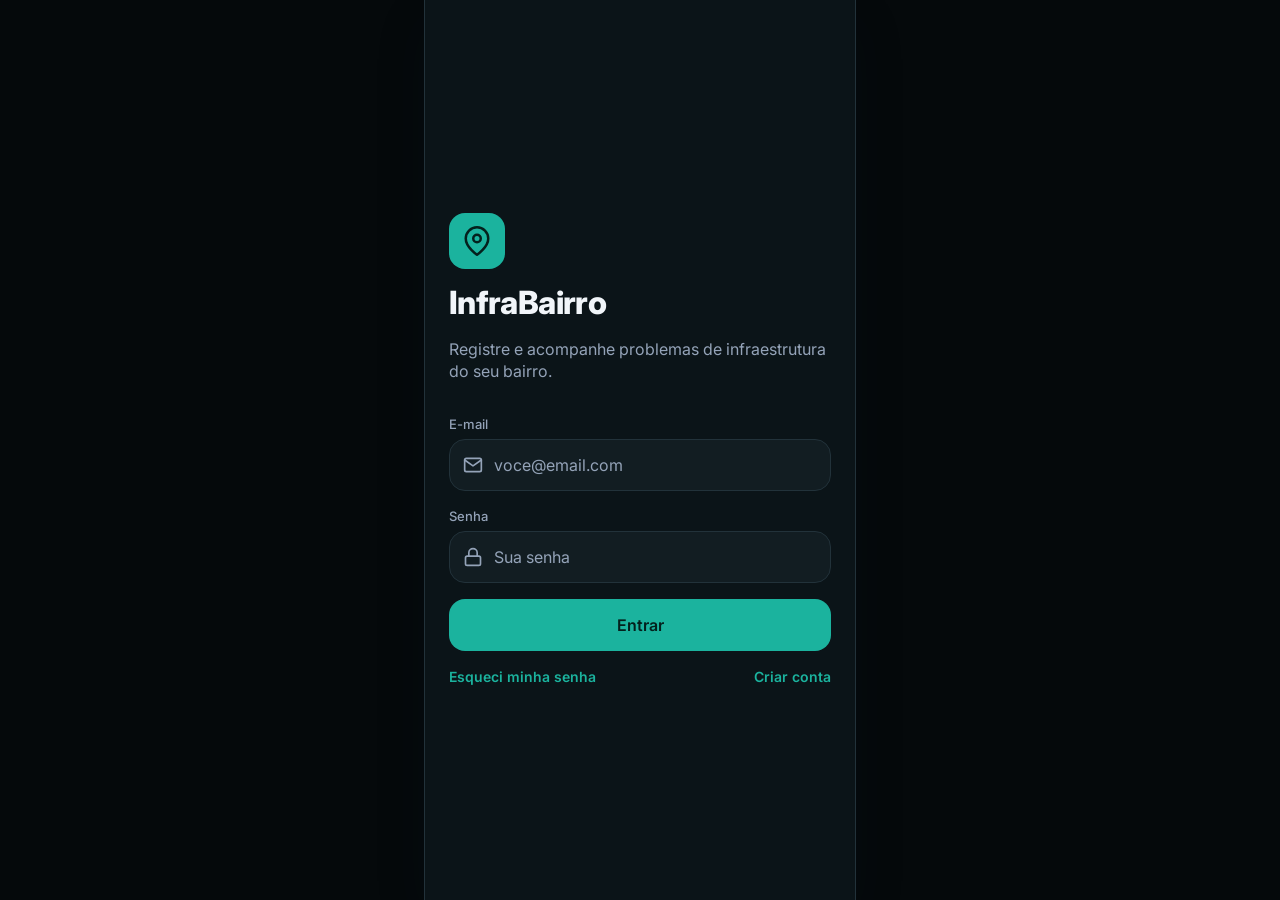
<file: index.html>
<!DOCTYPE html>
<html lang="pt-BR" data-theme="dark">
  <head>
    <meta charset="utf-8" />
    <meta name="viewport" content="width=device-width, initial-scale=1, viewport-fit=cover" />
    <meta name="theme-color" content="#0b1418" />
    <title>Entrar · InfraBairro</title>
    <link rel="preconnect" href="https://fonts.googleapis.com" />
    <link rel="preconnect" href="https://fonts.gstatic.com" crossorigin />
    <link rel="stylesheet" href="https://fonts.googleapis.com/css2?family=Inter:wght@400;500;600;700;800&display=swap" />
    <link rel="stylesheet" href="css/main.css" />
    <script src="js/icons.js" defer></script>
    <script src="js/data.js" defer></script>
    <script src="js/app.js" defer></script>
  </head>
  <body>
    <main class="app login">
      <header class="login__brand">
        <span class="login__logo" data-icon="map-pin"></span>
        <h1 class="login__title">InfraBairro</h1>
        <p class="login__subtitle">Registre e acompanhe problemas de infraestrutura do seu bairro.</p>
      </header>

      <!-- Mock login: there is no backend yet, so submitting just opens the map.
           The inputs have no "name" attribute on purpose, so the e-mail is not appended to the URL. -->
      <form class="login__form" action="map.html">
        <div class="field">
          <label class="field__label" for="email">E-mail</label>
          <div class="field__control">
            <span class="field__icon" data-icon="mail"></span>
            <input class="field__input" id="email" type="email" autocomplete="email" placeholder="voce@email.com" required />
          </div>
        </div>

        <div class="field">
          <label class="field__label" for="password">Senha</label>
          <div class="field__control">
            <span class="field__icon" data-icon="lock"></span>
            <input class="field__input" id="password" type="password" autocomplete="current-password" placeholder="Sua senha" required />
          </div>
        </div>

        <button class="btn btn--primary" type="submit">Entrar</button>

        <div class="login__links">
          <a href="#" data-coming-soon>Esqueci minha senha</a>
          <a href="#" data-coming-soon>Criar conta</a>
        </div>
      </form>
    </main>
  </body>
</html>
</file>
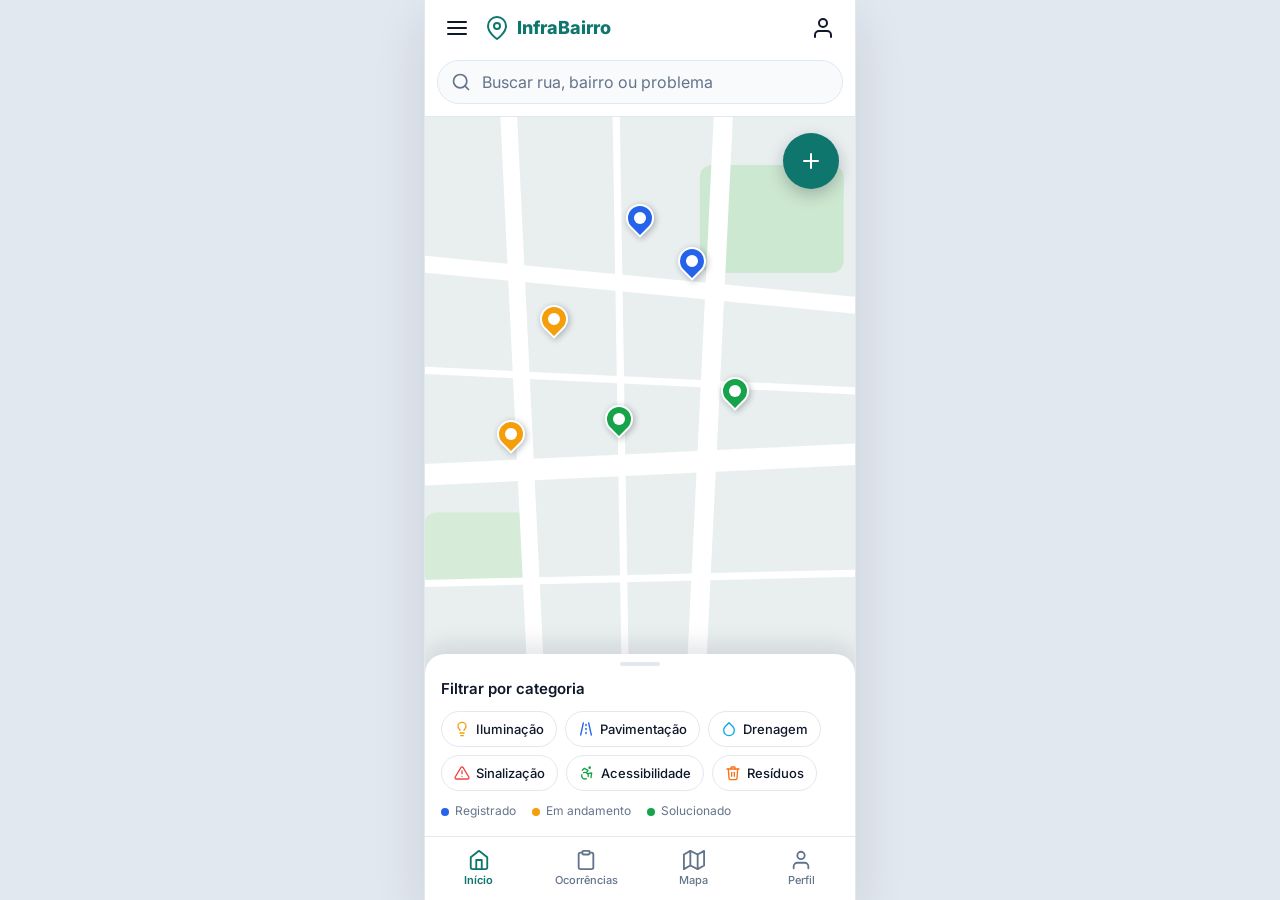
<file: map.html>
<!DOCTYPE html>
<html lang="pt-BR">
  <head>
    <meta charset="utf-8" />
    <meta name="viewport" content="width=device-width, initial-scale=1, viewport-fit=cover" />
    <meta name="theme-color" content="#0f766e" />
    <title>Início · InfraBairro</title>
    <link rel="preconnect" href="https://fonts.googleapis.com" />
    <link rel="preconnect" href="https://fonts.gstatic.com" crossorigin />
    <link rel="stylesheet" href="https://fonts.googleapis.com/css2?family=Inter:wght@400;500;600;700;800&display=swap" />
    <link rel="stylesheet" href="css/main.css" />
    <script src="js/icons.js" defer></script>
    <script src="js/data.js" defer></script>
    <script src="js/app.js" defer></script>
    <script src="js/map.js" defer></script>
  </head>
  <body>
    <div class="app">
      <header class="map-header">
        <button class="icon-button" type="button" aria-label="Abrir menu" data-coming-soon>
          <span data-icon="menu"></span>
        </button>
        <div class="brand"><span data-icon="map-pin"></span>InfraBairro</div>
        <button class="icon-button" type="button" aria-label="Perfil" data-coming-soon>
          <span data-icon="user"></span>
        </button>
      </header>

      <div class="map-search">
        <label class="sr-only" for="search">Buscar ocorrências</label>
        <div class="field__control">
          <span class="field__icon" data-icon="search"></span>
          <input class="field__input" id="search" type="search" placeholder="Buscar rua, bairro ou problema" />
        </div>
      </div>

      <main class="map-area">
        <div class="fake-map" role="img" aria-label="Mapa ilustrativo com as ocorrências registradas"></div>
        <div id="pins"></div>

        <a class="fab fab--map" href="new-report-location.html" aria-label="Registrar ocorrência">
          <span data-icon="plus"></span>
        </a>

        <section class="sheet" aria-labelledby="sheet-title">
          <div class="sheet__handle"></div>
          <h2 class="sheet__title" id="sheet-title">Filtrar por categoria</h2>
          <div class="sheet__chips" id="category-chips"></div>
          <div class="legend" aria-label="Legenda dos pinos">
            <span class="legend__item" style="--color: var(--status-registered)">Registrado</span>
            <span class="legend__item" style="--color: var(--status-in-progress)">Em andamento</span>
            <span class="legend__item" style="--color: var(--status-solved)">Solucionado</span>
          </div>
        </section>
      </main>

      <nav class="bottom-nav" aria-label="Navegação principal">
        <a class="bottom-nav__item" href="map.html" aria-current="page"><span data-icon="home"></span>Início</a>
        <a class="bottom-nav__item" href="reports.html"><span data-icon="clipboard"></span>Ocorrências</a>
        <a class="bottom-nav__item" href="#" data-coming-soon><span data-icon="map"></span>Mapa</a>
        <a class="bottom-nav__item" href="#" data-coming-soon><span data-icon="user"></span>Perfil</a>
      </nav>
    </div>
  </body>
</html>
</file>
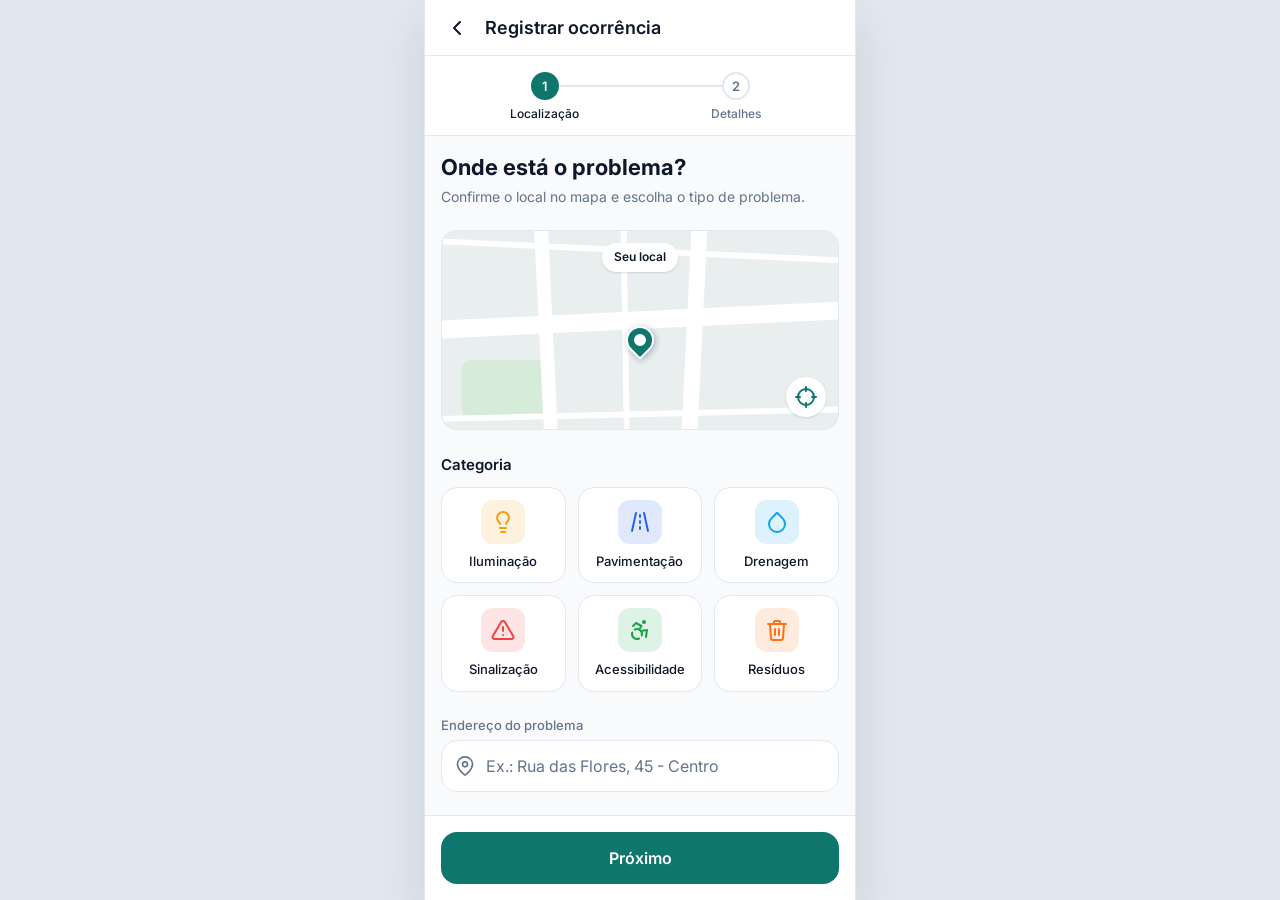
<file: new-report-details.html>
<!DOCTYPE html>
<html lang="pt-BR">
  <head>
    <meta charset="utf-8" />
    <meta name="viewport" content="width=device-width, initial-scale=1, viewport-fit=cover" />
    <meta name="theme-color" content="#0f766e" />
    <title>Registrar ocorrência · Detalhes · InfraBairro</title>
    <link rel="preconnect" href="https://fonts.googleapis.com" />
    <link rel="preconnect" href="https://fonts.gstatic.com" crossorigin />
    <link rel="stylesheet" href="https://fonts.googleapis.com/css2?family=Inter:wght@400;500;600;700;800&display=swap" />
    <link rel="stylesheet" href="css/main.css" />
    <script src="js/icons.js" defer></script>
    <script src="js/data.js" defer></script>
    <script src="js/app.js" defer></script>
    <script src="js/new-report-details.js" defer></script>
  </head>
  <body>
    <div class="app">
      <header class="topbar">
        <!-- history.back() would break if the user opened this page directly, so link to step 1 -->
        <a class="icon-button" href="new-report-location.html" aria-label="Voltar"><span data-icon="chevron-left"></span></a>
        <h1 class="topbar__title">Registrar ocorrência</h1>
      </header>

      <div class="stepper-wrap">
        <ol class="stepper" aria-label="Etapas do registro">
          <li class="stepper__item is-done"><span class="stepper__dot"><span data-icon="check"></span></span>Localização</li>
          <li class="stepper__item is-current" aria-current="step"><span class="stepper__dot">2</span>Detalhes</li>
        </ol>
      </div>

      <form class="wizard" id="details-form">
        <div class="wizard__content">
          <div>
            <h2 class="section-title">Conte mais detalhes</h2>
            <p class="section-subtitle">Uma foto e uma boa descrição ajudam a resolver mais rápido.</p>
          </div>

          <div class="summary" id="summary"></div>

          <section>
            <h3 class="group-title">Foto do problema</h3>
            <label class="upload" id="upload-box">
              <input class="sr-only" id="photo-input" type="file" accept="image/*" />
              <span data-icon="camera"></span>
              <strong>Adicionar foto</strong>
              <small>JPG ou PNG, até 5 MB</small>
            </label>
            <div class="photo-preview" id="photo-preview" hidden>
              <img id="photo-image" alt="Pré-visualização da foto anexada" />
              <button class="photo-preview__remove" id="photo-remove" type="button" aria-label="Remover foto">
                <span data-icon="x"></span>
              </button>
            </div>
          </section>

          <section>
            <label class="group-title" for="description">Descreva o problema</label>
            <textarea
              class="textarea"
              id="description"
              maxlength="500"
              minlength="10"
              required
              placeholder="Ex.: O poste em frente ao número 123 está apagado há uma semana."
            ></textarea>
            <p class="counter" id="counter" aria-live="off">0/500</p>
          </section>
        </div>

        <div class="wizard__footer">
          <button class="btn btn--primary" type="submit">Finalizar</button>
        </div>
      </form>
    </div>
  </body>
</html>
</file>
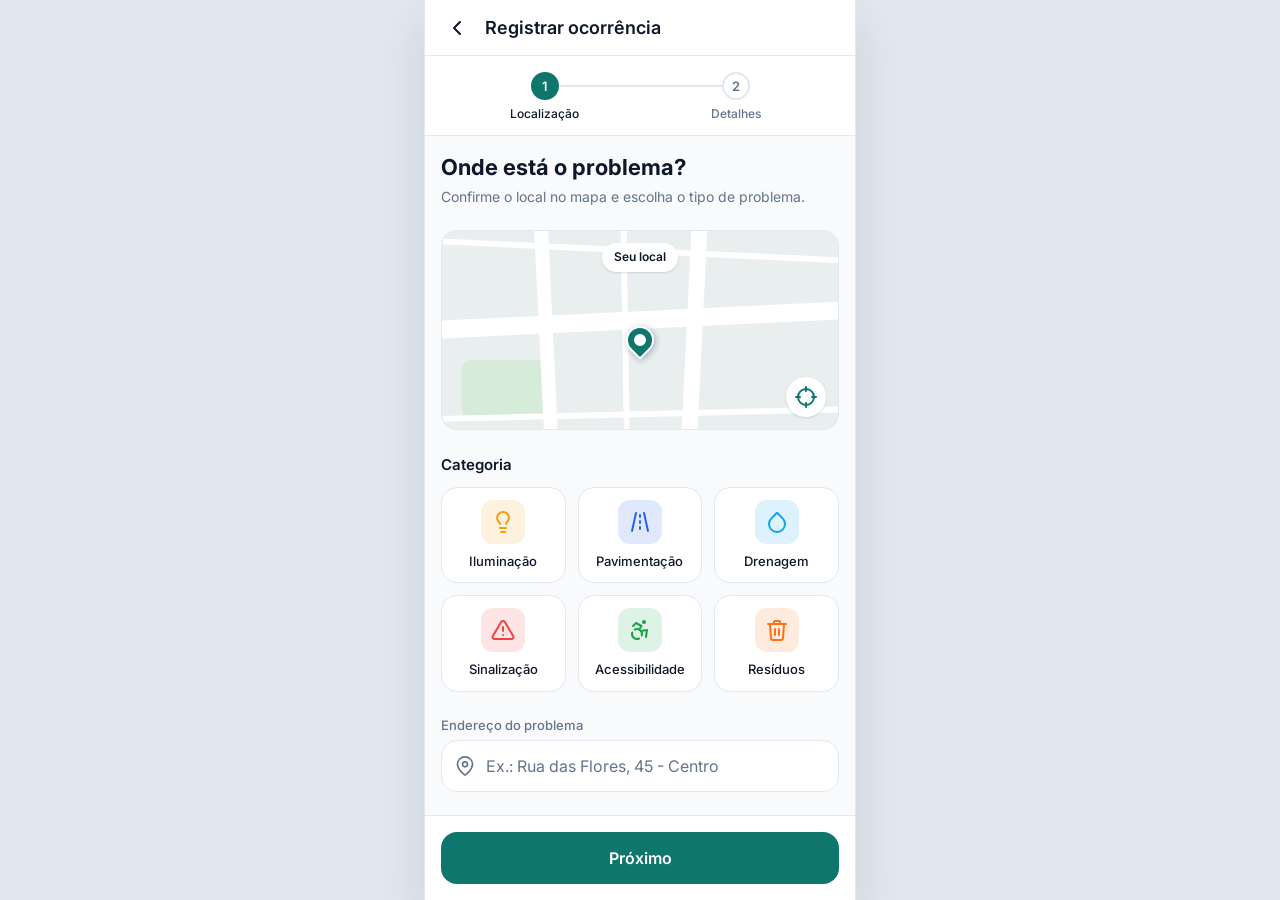
<file: new-report-location.html>
<!doctype html>
<html lang="pt-BR">
  <head>
    <meta charset="utf-8" />
    <meta
      name="viewport"
      content="width=device-width, initial-scale=1, viewport-fit=cover"
    />
    <meta name="theme-color" content="#0f766e" />
    <title>Registrar ocorrência · Localização · InfraBairro</title>
    <link rel="preconnect" href="https://fonts.googleapis.com" />
    <link rel="preconnect" href="https://fonts.gstatic.com" crossorigin />
    <link
      rel="stylesheet"
      href="https://fonts.googleapis.com/css2?family=Inter:wght@400;500;600;700;800&display=swap"
    />
    <link rel="stylesheet" href="css/main.css" />
    <script src="js/icons.js" defer></script>
    <script src="js/data.js" defer></script>
    <script src="js/app.js" defer></script>
    <script src="js/new-report-location.js" defer></script>
  </head>
  <body>
    <div class="app">
      <header class="topbar">
        <a class="icon-button" href="map.html" aria-label="Voltar"
          ><span data-icon="chevron-left"></span
        ></a>
        <h1 class="topbar__title">Registrar ocorrência</h1>
      </header>

      <div class="stepper-wrap">
        <ol class="stepper" aria-label="Etapas do registro">
          <li class="stepper__item is-current" aria-current="step">
            <span class="stepper__dot">1</span>Localização
          </li>
          <li class="stepper__item">
            <span class="stepper__dot">2</span>Detalhes
          </li>
        </ol>
      </div>

      <!-- method="get": the browser itself carries the chosen category to the next page as
           ?category=... and blocks submitting without one (the radios are `required`). -->
      <form class="wizard" action="new-report-details.html" method="get">
        <div class="wizard__content">
          <div>
            <h2 class="section-title">Onde está o problema?</h2>
            <p class="section-subtitle">
              Confirme o local no mapa e escolha o tipo de problema.
            </p>
          </div>

          <div class="location-map">
            <span class="location-map__label">Seu local</span>
            <span class="pin"></span>
            <button
              class="icon-button location-map__locate"
              type="button"
              aria-label="Usar minha localização"
              data-coming-soon
            >
              <span data-icon="crosshair"></span>
            </button>
          </div>

          <fieldset class="fieldset">
            <legend class="group-title">Categoria</legend>
            <div class="category-grid" id="category-grid"></div>
          </fieldset>

          <div class="field">
            <label class="field__label" for="address"
              >Endereço do problema</label
            >
            <div class="field__control">
              <span class="field__icon" data-icon="map-pin"></span>
              <input
                class="field__input"
                id="address"
                name="address"
                type="text"
                placeholder="Ex.: Rua das Flores, 45 - Centro"
                autocomplete="street-address"
                required
              />
            </div>
          </div>
        </div>

        <div class="wizard__footer">
          <button class="btn btn--primary" type="submit">Próximo</button>
        </div>
      </form>
    </div>
  </body>
</html>
</file>
<file: css/main.css>
/* Single entry point: pages link only this file. Order matters (tokens first). */
@import url('tokens.css');
@import url('base.css');
@import url('components.css');
@import url('pages.css');
</file>
